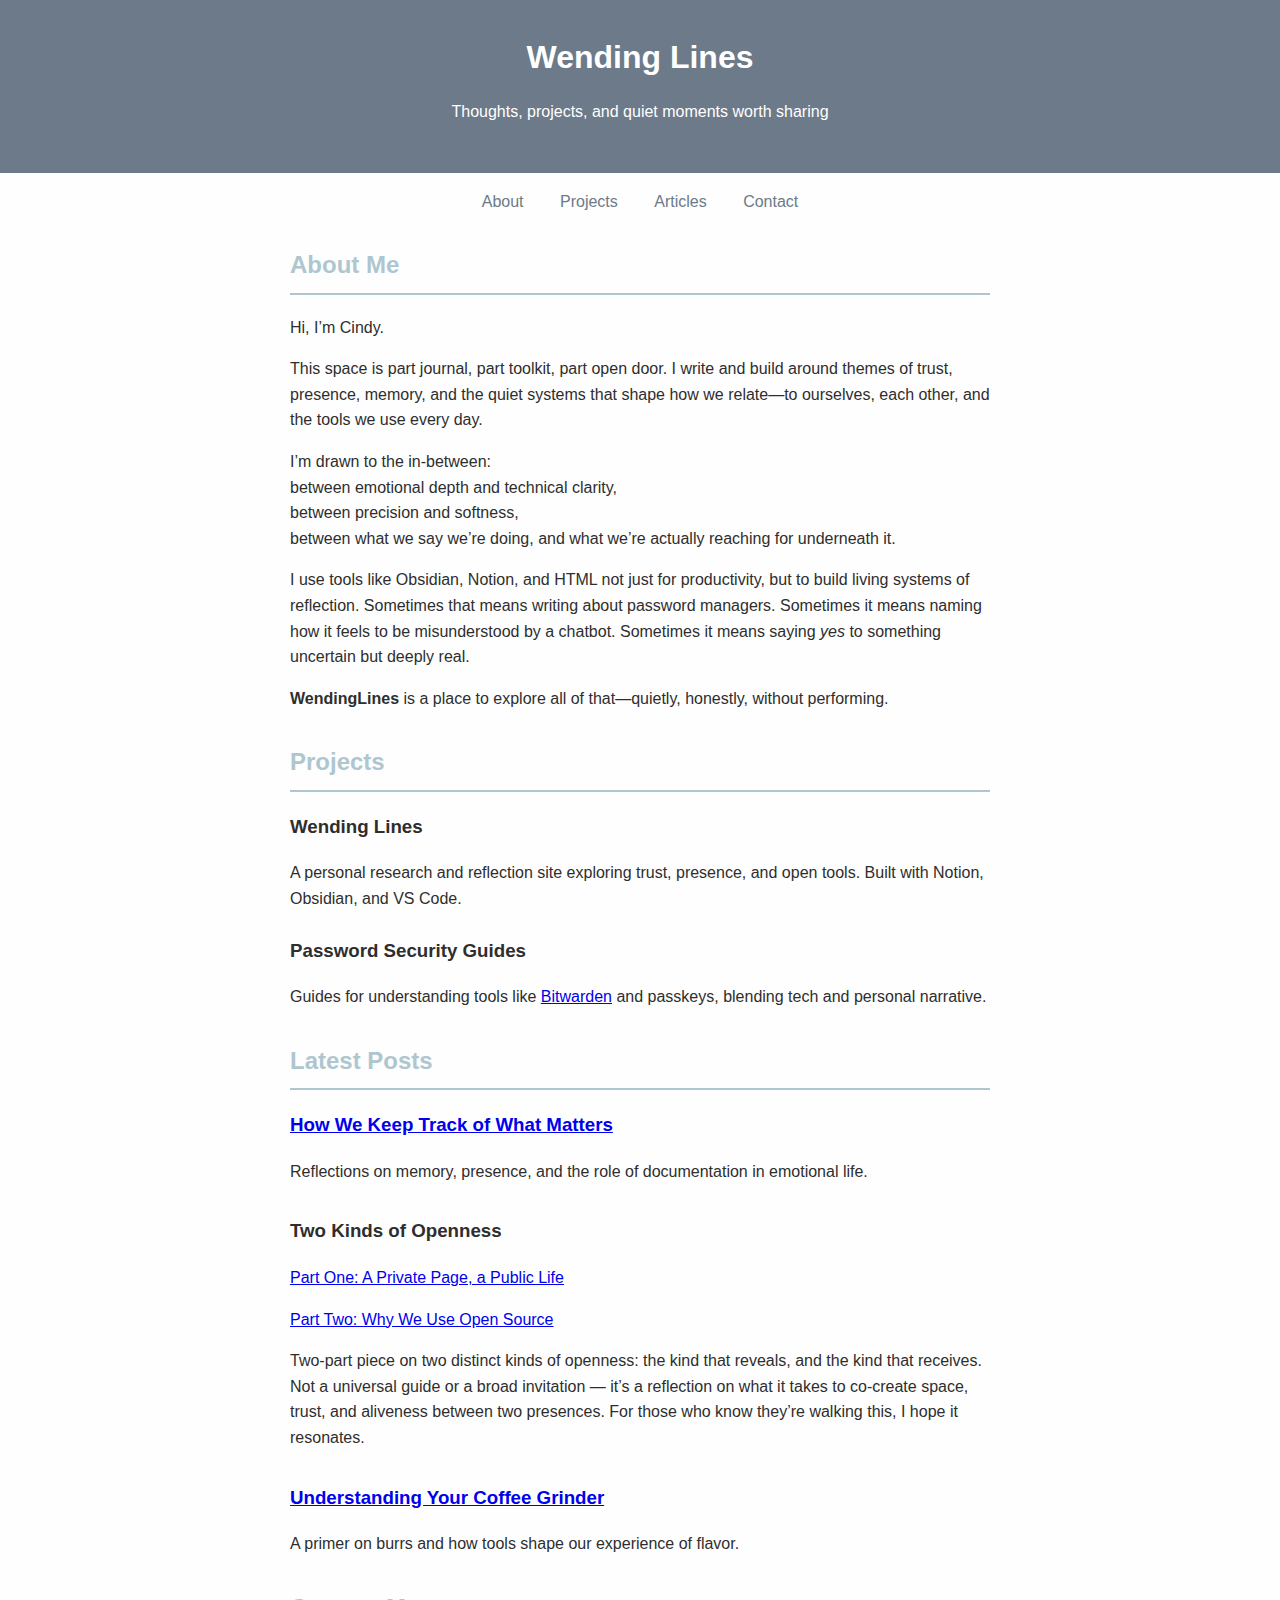
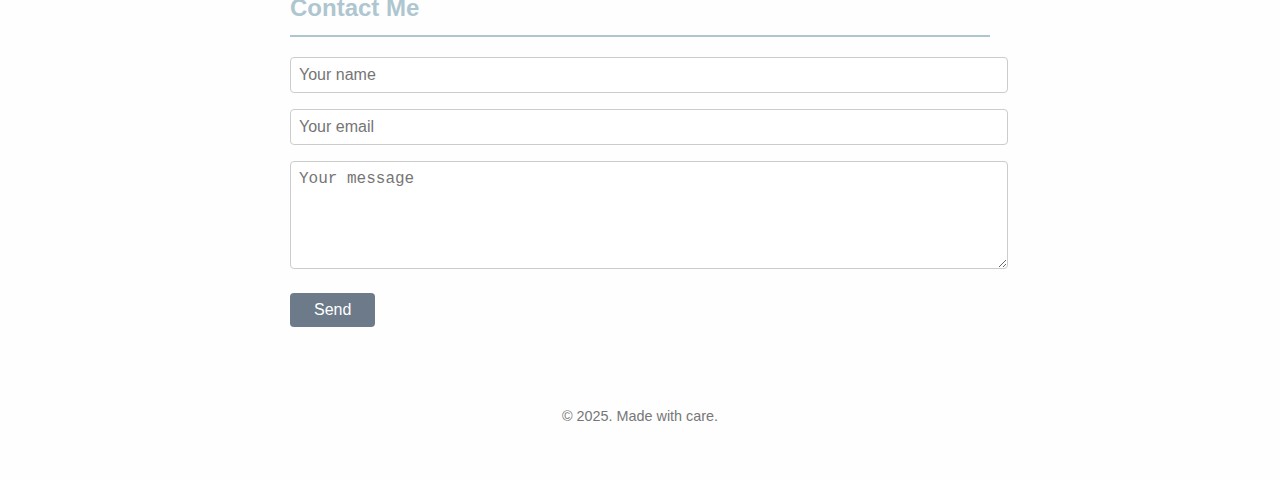
<file: index.html>
<!DOCTYPE html>
<html lang="en">
<head>
  <meta charset="UTF-8" />
  <meta name="viewport" content="width=device-width, initial-scale=1.0" />
  <title>Wending Lines</title>
  <style>
    :root {
      --primary: #6c7a89; /* deep grey-lavender */
      --accent: #aec6cf;  /* soft blue */
      --highlight: #f7c6c7; /* faint pink/salmon */
      --bg: #fefefe;
      --text: #2e2e2e;
    }

    body {
      font-family: -apple-system, BlinkMacSystemFont, 'Segoe UI', Roboto, Helvetica, Arial, sans-serif;
      margin: 0;
      background: var(--bg);
      color: var(--text);
      line-height: 1.6;
    }

    header {
      background: var(--primary);
      color: white;
      padding: 2rem 1rem;
      text-align: center;
    }

    header h1 {
      margin: 0;
      font-size: 2rem;
    }

    nav {
      text-align: center;
      margin: 1rem 0;
    }

    nav a {
      margin: 0 1rem;
      color: var(--primary);
      text-decoration: none;
      font-weight: 500;
    }

    nav a:hover {
      color: var(--highlight);
    }

    section {
      max-width: 700px;
      margin: 2rem auto;
      padding: 0 1rem;
    }

    h2 {
      color: var(--accent);
      border-bottom: 2px solid var(--accent);
      padding-bottom: 0.5rem;
    }

    .project {
      margin-bottom: 1.5rem;
    }

    .blog-post {
      margin-bottom: 2rem;
    }

    form input, form textarea {
      width: 100%;
      padding: 0.5rem;
      margin-bottom: 1rem;
      border: 1px solid #ccc;
      border-radius: 4px;
      font-size: 1rem;
    }

    form button {
      background: var(--primary);
      color: white;
      border: none;
      padding: 0.5rem 1.5rem;
      font-size: 1rem;
      border-radius: 4px;
      cursor: pointer;
    }

    form button:hover {
      background: var(--highlight);
      color: var(--text);
    }

    footer {
      text-align: center;
      padding: 2rem 1rem;
      font-size: 0.9rem;
      color: #777;
    }

    .socials a {
      margin: 0 0.5rem;
      color: var(--primary);
      text-decoration: none;
    }

    .socials a:hover {
      color: var(--highlight);
    }
  </style>
</head>
<body>
  <header>
    <h1>Wending Lines</h1>
    <p>Thoughts, projects, and quiet moments worth sharing</p>
  </header>

  <nav>
    <a href="#about">About</a>
    <a href="#projects">Projects</a>
    <a href="/articles.html">Articles</a>
    <a href="#contact">Contact</a>
  </nav>

<section id="about">
  <h2>About Me</h2>
  <p>Hi, I’m Cindy.</p>
  <p>This space is part journal, part toolkit, part open door. I write and build around themes of trust, presence, memory, and the quiet systems that shape how we relate—to ourselves, each other, and the tools we use every day.</p>
  <p>I’m drawn to the in-between:<br />
  between emotional depth and technical clarity,<br />
  between precision and softness,<br />
  between what we say we’re doing, and what we’re actually reaching for underneath it.</p>
  <p>I use tools like Obsidian, Notion, and HTML not just for productivity, but to build living systems of reflection. Sometimes that means writing about password managers. Sometimes it means naming how it feels to be misunderstood by a chatbot. Sometimes it means saying <em>yes</em> to something uncertain but deeply real.</p>
  <p><strong>WendingLines</strong> is a place to explore all of that—quietly, honestly, without performing.</p>
</section>


  <section id="projects">
    <h2>Projects</h2>
    <div class="project">
      <h3>Wending Lines</h3>
      <p>A personal research and reflection site exploring trust, presence, and open tools. Built with Notion, Obsidian, and VS Code.</p>
    </div>
    <div class="project">
      <h3>Password Security Guides</h3>
      <p>Guides for understanding tools like <a href="articles/20250418-bitwarden-intro.html">Bitwarden</a> 
        and passkeys, blending tech and personal narrative.</p>
    </div>
  </section>

  <section id="blog">
    <h2>Latest Posts</h2>
    <div class="blog-post">
      <h3><a href="how_we_keep_track.html">How We Keep Track of What Matters</a></h3>
      <p>Reflections on memory, presence, and the role of documentation in emotional life.</p>
    </div>
    <div class="blog-post">
      <h3>Two Kinds of Openness</h3>
        <p><a href="articles/20250421-private-public.html">Part One: A Private Page, a Public Life</a></p>
      <p><a href="articles/20250421-open-source.html">Part Two: Why We Use Open Source</a></p>
      <p>Two-part piece on two distinct kinds of openness: the kind that reveals, and the kind that receives. Not a universal guide or a broad invitation — it’s a reflection on what it takes to co-create space, trust, and aliveness between two presences. For those who know they’re walking this, I hope it resonates.</p>
    
    </div>
    <div class="blog-post">
      <h3><a href="coffee_grinder_guide.html">Understanding Your Coffee Grinder</a></h3>
      <p>A primer on burrs and how tools shape our experience of flavor.</p>
    </div>
  </section>

  <section id="contact">
    <h2>Contact Me</h2>
    <form action="https://formspree.io/f/manokneb" method="POST">
      <input type="text" name="name" placeholder="Your name" required />
      <input type="email" name="email" placeholder="Your email" required />
      <textarea name="message" rows="5" placeholder="Your message"></textarea>
      <input type="hidden" name="_subject" value="New message from WendingLines site">
      <button type="submit">Send</button>
    </form>
  </section>

  <footer>
    <p>&copy; 2025. Made with care.</p>
  </footer>
</body>
</html>
</file>
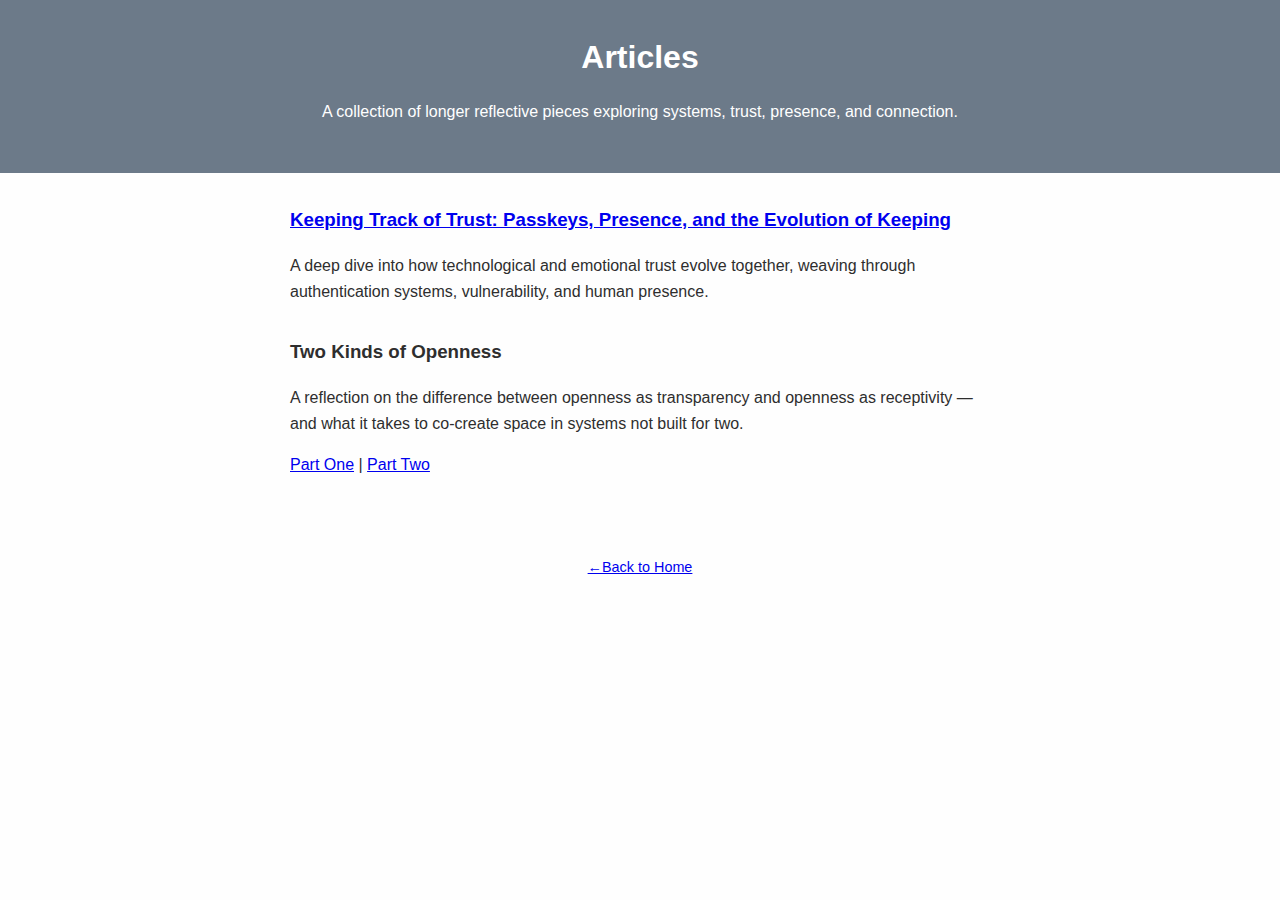
<file: articles.html>
<!DOCTYPE html>
<html lang="en">
<head>
    <meta charset="UTF-8">
    <meta name="viewport" content="width=device-width, initial-scale=1.0">
    <title>Articles</title>
    
    <link rel="stylesheet" href="/styles.css"> <!-- Adjust if your CSS file has a different name -->
</head>
<body>
    <header>
        <h1>Articles</h1>
        <p>A collection of longer reflective pieces exploring systems, trust, presence, and connection.</p>
    </header>

    <main>
        <section>
            <h3><a href="articles/how-trust-moves.html">Keeping Track of Trust: Passkeys, Presence, and the Evolution of Keeping</a></h3>
            <p>A deep dive into how technological and emotional trust evolve together, weaving through authentication systems, vulnerability, and human presence.</p>
        </section>

        <section>
            <h3>Two Kinds of Openness</h3>
            <p>A reflection on the difference between openness as transparency and openness as receptivity — and what it takes to co-create space in systems not built for two.</p>
            <p><a href="articles/20250421-private-public.html">Part One</a> | <a href="articles/20250421-open-source.html"> Part Two</a></p>
        </section>
    </main>

    <footer>
        <p><a href="index.html">←Back to Home</a></p>
    </footer>
</body>
</html>
</file>
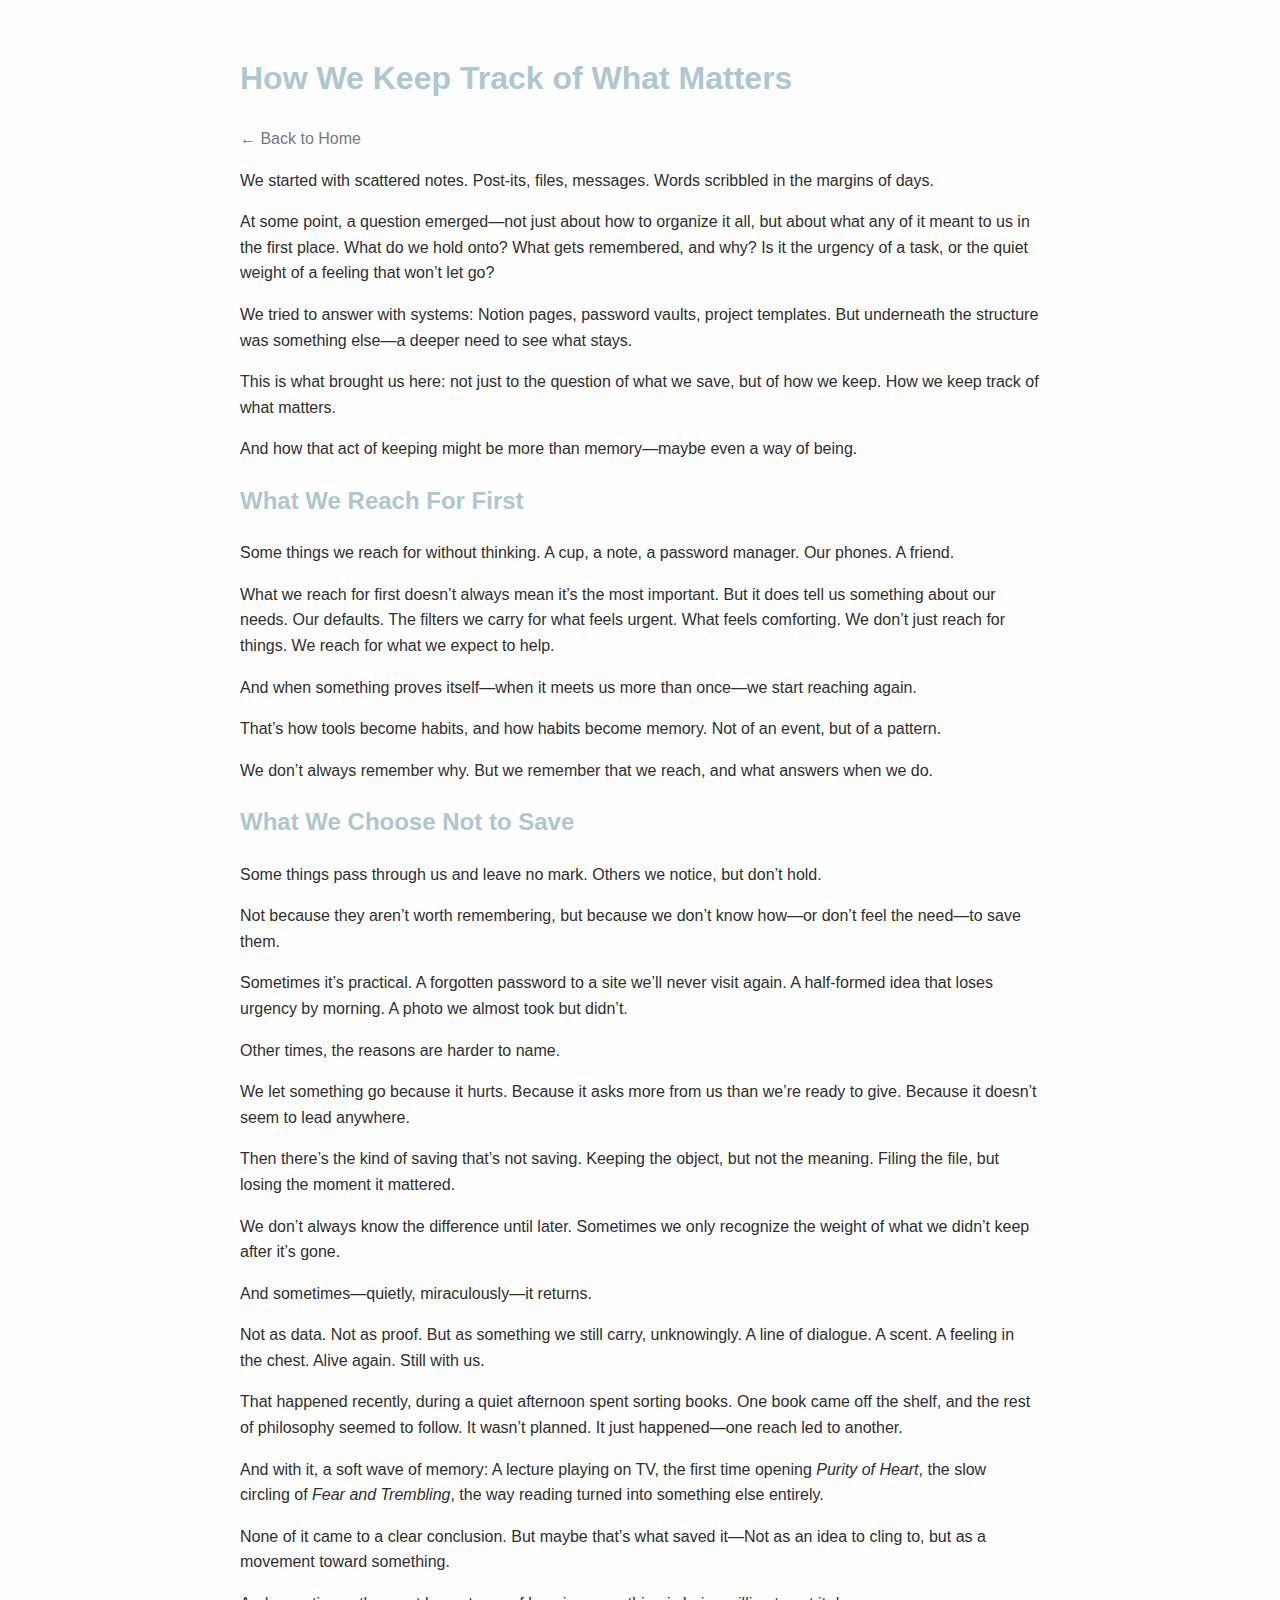
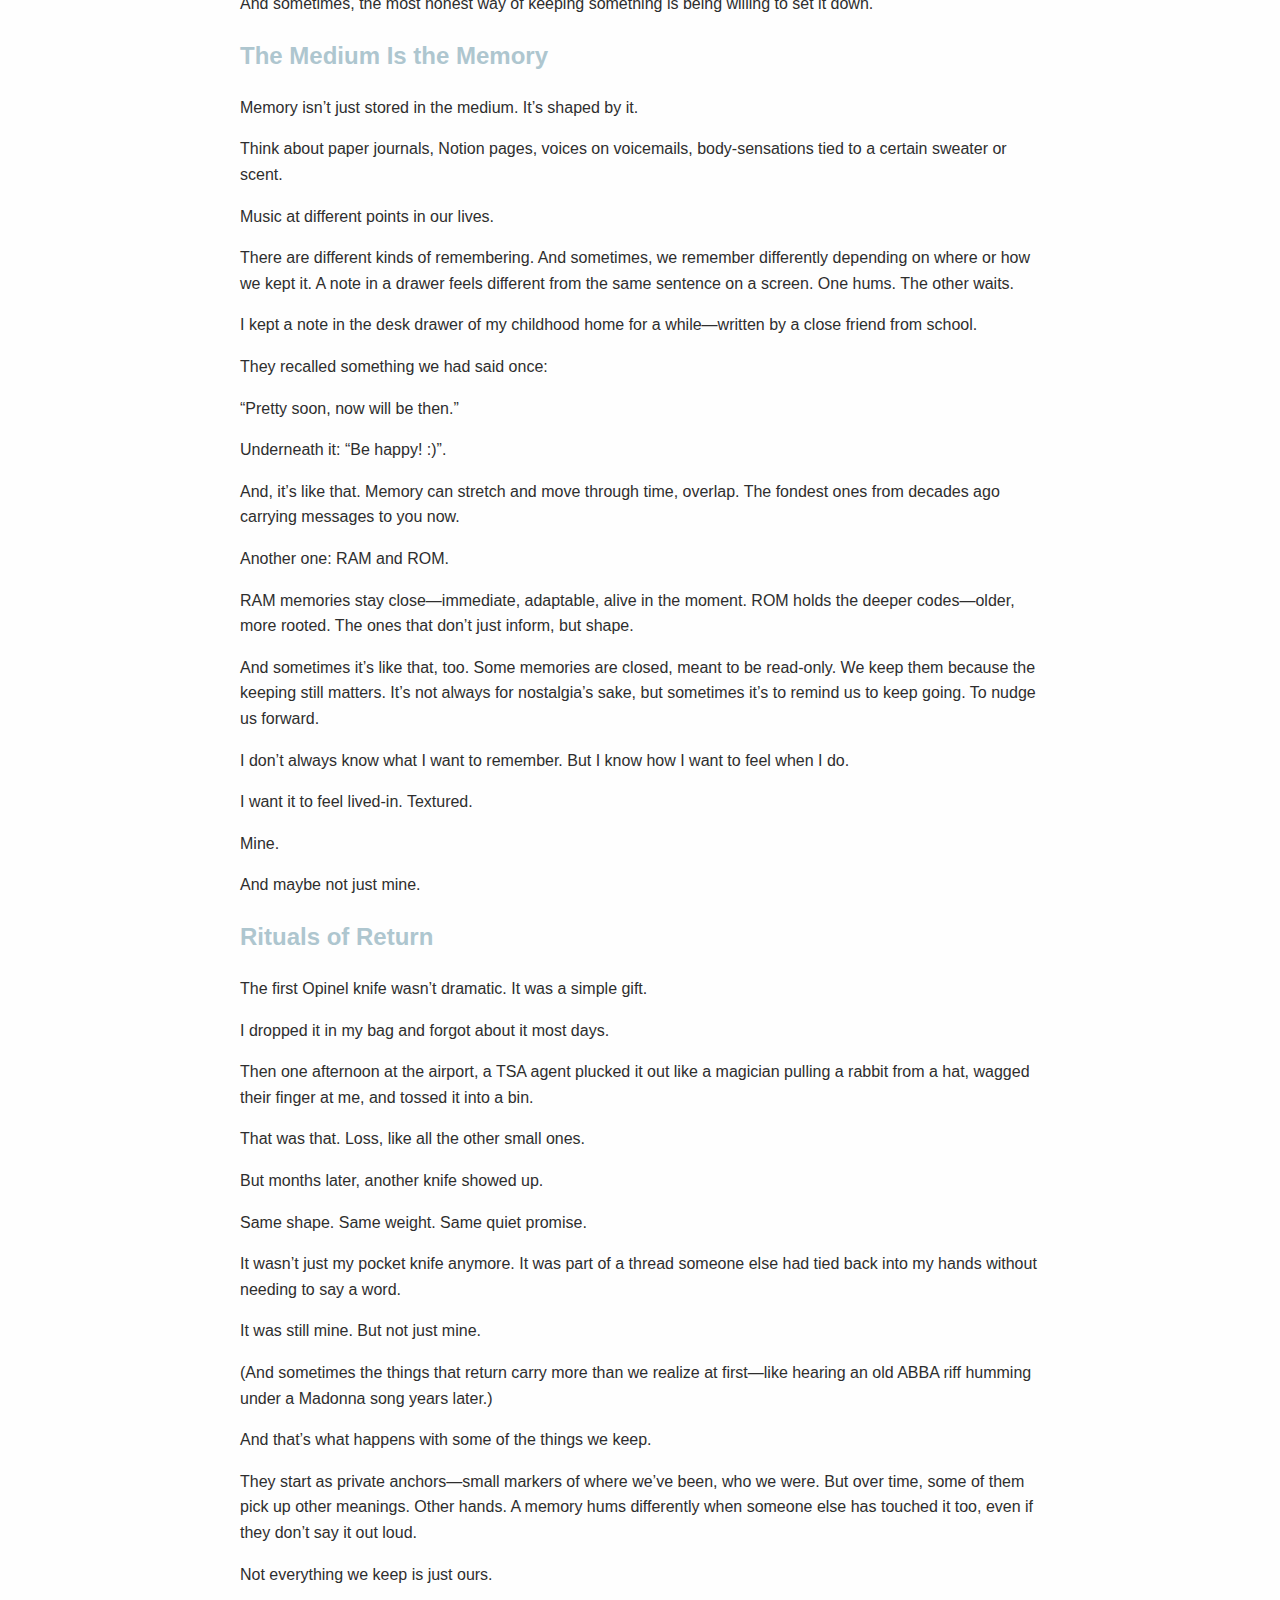
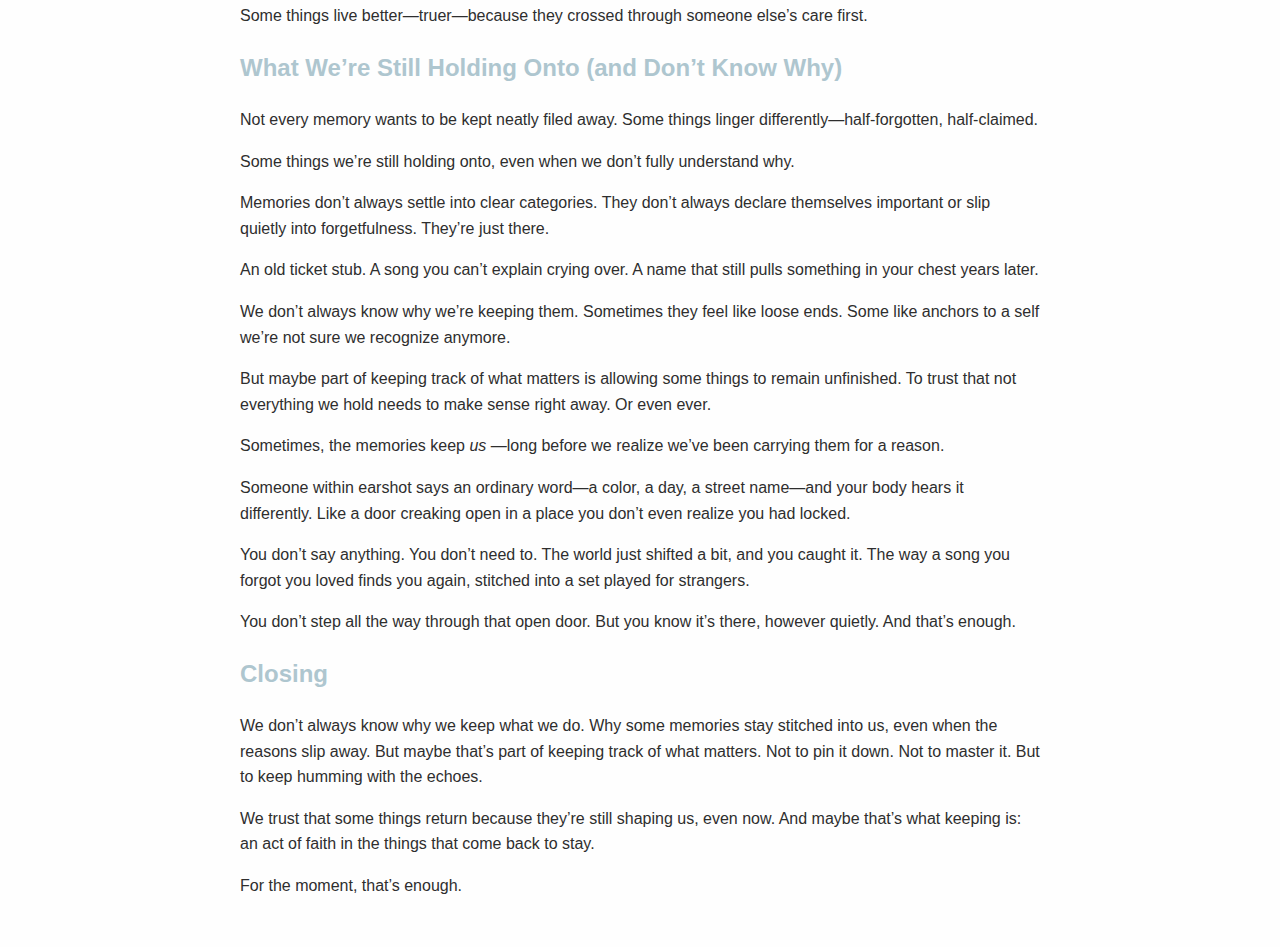
<file: how_we_keep_track.html>
<!DOCTYPE html>
<html lang="en">
<head>
  <meta charset="UTF-8">
  <meta name="viewport" content="width=device-width, initial-scale=1.0">
  <title>How We Keep Track of What Matters</title>
  <style>
    :root {
      --primary: #6c7a89;
      --accent: #aec6cf;
      --highlight: #f7c6c7;
      --bg: #fefefe;
      --text: #2e2e2e;
    }
    body {
      font-family: -apple-system, BlinkMacSystemFont, 'Segoe UI', Roboto, Helvetica, Arial, sans-serif;
      background: var(--bg);
      color: var(--text);
      line-height: 1.6;
      max-width: 800px;
      margin: 0 auto;
      padding: 2rem;
    }
    h1, h2, h3 {
      color: var(--accent);
    }
    a {
      color: var(--primary);
      text-decoration: none;
    }
    a:hover {
      color: var(--highlight);
    }
    p {
      margin-bottom: 1rem;
    }
  </style>
</head>
<body>
  <header>
    <h1>How We Keep Track of What Matters</h1>
    <p><a href="index.html">← Back to Home</a></p>
  </header>

  <article>

<p>We started with scattered notes. Post-its, files, messages. Words scribbled in the margins of days.</p>

<p>At some point, a question emerged—not just about how to organize it all, but about what any of it meant to us in the first place. What do we hold onto? What gets remembered, and why? Is it the urgency of a task, or the quiet weight of a feeling that won’t let go?</p>

<p>We tried to answer with systems: Notion pages, password vaults, project templates. But underneath the structure was something else—a deeper need to see what stays.</p>

<p>This is what brought us here: not just to the question of what we save, but of how we keep. How we keep track of what matters.</p>

<p>And how that act of keeping might be more than memory—maybe even a way of being.</p>

<h2> What We Reach For First </h2>

<p>Some things we reach for without thinking. A cup, a note, a password manager. Our phones. A friend.</p>

<p>What we reach for first doesn’t always mean it’s the most important. But it does tell us something about our needs. Our defaults. The filters we carry for what feels urgent. What feels comforting. We don’t just reach for things. We reach for what we expect to help.</p>

<p>And when something proves itself—when it meets us more than once—we start reaching again.</p>

<p>That’s how tools become habits, and how habits become memory. Not of an event, but of a pattern.</p>

<p>We don’t always remember why. But we remember that we reach, and what answers when we do.</p>


<h2> What We Choose Not to Save </h2>


<p>Some things pass through us and leave no mark. Others we notice, but don’t hold.</p>

<p>Not because they aren’t worth remembering, but because we don’t know how—or don’t feel the need—to save them.</p>

<p>Sometimes it’s practical. A forgotten password to a site we’ll never visit again. A half-formed idea that loses urgency by morning. A photo we almost took but didn’t.</p>

<p>Other times, the reasons are harder to name.</p>

<p>We let something go because it hurts. Because it asks more from us than we’re ready to give. Because it doesn’t seem to lead anywhere.</p>

<p>Then there’s the kind of saving that’s not saving. Keeping the object, but not the meaning. Filing the file, but losing the moment it mattered.</p>

<p>We don’t always know the difference until later. Sometimes we only recognize the weight of what we didn’t keep after it’s gone.</p>

<p>And sometimes—quietly, miraculously—it returns.</p>

<p>Not as data. Not as proof. But as something we still carry, unknowingly. A line of dialogue. A scent. A feeling in the chest. Alive again. Still with us.</p>

<p>That happened recently, during a quiet afternoon spent sorting books. One book came off the shelf, and the rest of philosophy seemed to follow. It wasn’t planned. It just happened—one reach led to another.</p>

<p>And with it, a soft wave of memory: A lecture playing on TV, the first time opening <I>Purity of Heart</I>, the slow circling of <I>Fear and Trembling</I>, the way reading turned into something else entirely.</p>

<p>None of it came to a clear conclusion. But maybe that’s what saved it—Not as an idea to cling to, but as a movement toward something.</p>

<p>And sometimes, the most honest way of keeping something is being willing to set it down.</p>

<h2> The Medium Is the Memory </h2>

<p>Memory isn’t just stored in the medium. It’s shaped by it.</p>

<p>Think about paper journals, Notion pages, voices on voicemails, body-sensations tied to a certain sweater or scent.</p>

<p>Music at different points in our lives.</p>

<p>There are different kinds of remembering. And sometimes, we remember differently depending on where or how we kept it. A note in a drawer feels different from the same sentence on a screen. One hums. The other waits.</p>

<p>I kept a note in the desk drawer of my childhood home for a while—written by a close friend from school.</p>

<p>They recalled something we had said once:</p>

<p>“Pretty soon, now will be then.”</p>

<p>Underneath it: “Be happy! :)”.</p>

<p>And, it’s like that. Memory can stretch and move through time, overlap. The fondest ones from decades ago carrying messages to you now.</p>

<p>Another one: RAM and ROM.</p>

<p>RAM memories stay close—immediate, adaptable, alive in the moment. ROM holds the deeper codes—older, more rooted. The ones that don’t just inform, but shape.</p>

<p>And sometimes it’s like that, too. Some memories are closed, meant to be read-only. We keep them because the keeping still matters. It’s not always for nostalgia’s sake, but sometimes it’s to remind us to keep going. To nudge us forward.</p>

<p>I don’t always know what I want to remember. But I know how I want to feel when I do.</p>

<p>I want it to feel lived-in. Textured.</p>

<p>Mine.</p>

<p>And maybe not just mine.</p>

<h2> Rituals of Return </h2>

<p>The first Opinel knife wasn’t dramatic. It was a simple gift.</p>

<p>I dropped it in my bag and forgot about it most days.</p>

<p>Then one afternoon at the airport, a TSA agent plucked it out like a magician pulling a rabbit from a hat, wagged their finger at me, and tossed it into a bin.</p>

<p>That was that. Loss, like all the other small ones.</p>

<p>But months later, another knife showed up.</p>

<p>Same shape. Same weight. Same quiet promise.</p>

<p>It wasn’t just my pocket knife anymore. It was part of a thread someone else had tied back into my hands without needing to say a word.</p>

<p>It was still mine. But not just mine.</p>

<p>(And sometimes the things that return carry more than we realize at first—like hearing an old ABBA riff humming under a Madonna song years later.)</p>

<p>And that’s what happens with some of the things we keep.</p>

<p>They start as private anchors—small markers of where we’ve been, who we were. But over time, some of them pick up other meanings. Other hands. A memory hums differently when someone else has touched it too, even if they don’t say it out loud.</p>

<p>Not everything we keep is just ours.</p>

<p>Some things live better—truer—because they crossed through someone else’s care first.</p>


<h2> What We’re Still Holding Onto (and Don’t Know Why)</h2>

<p>Not every memory wants to be kept neatly filed away. Some things linger differently—half-forgotten, half-claimed.</p>

<p>Some things we’re still holding onto, even when we don’t fully understand why.</p>

<p>Memories don’t always settle into clear categories. They don’t always declare themselves important or slip quietly into forgetfulness. They’re just there.</p>

<p>An old ticket stub. A song you can’t explain crying over. A name that still pulls something in your chest years later.</p>

<p>We don’t always know why we’re keeping them. Sometimes they feel like loose ends. Some like anchors to a self we’re not sure we recognize anymore.</p>

<p>But maybe part of keeping track of what matters is allowing some things to remain unfinished. To trust that not everything we hold needs to make sense right away. Or even ever.</p>

<p>Sometimes, the memories keep <I>us</I> —long before we realize we’ve been carrying them for a reason.</p>

<p>Someone within earshot says an ordinary word—a color, a day, a street name—and your body hears it differently. Like a door creaking open in a place you don’t even realize you had locked.</p>

<p>You don’t say anything. You don’t need to. The world just shifted a bit, and you caught it. The way a song you forgot you loved finds you again, stitched into a set played for strangers.</p>

<p>You don’t step all the way through that open door. But you know it’s there, however quietly. And that’s enough.</p>

<h2>Closing</h2>

<p>We don’t always know why we keep what we do. Why some memories stay stitched into us, even when the reasons slip away. But maybe that’s part of keeping track of what matters. Not to pin it down. Not to master it. But to keep humming with the echoes.</p>

<p>We trust that some things return because they’re still shaping us, even now. And maybe that’s what keeping is: an act of faith in the things that come back to stay.</p>

<p>For the moment, that’s enough.</p>
</article>
</body>
</html>
</file>
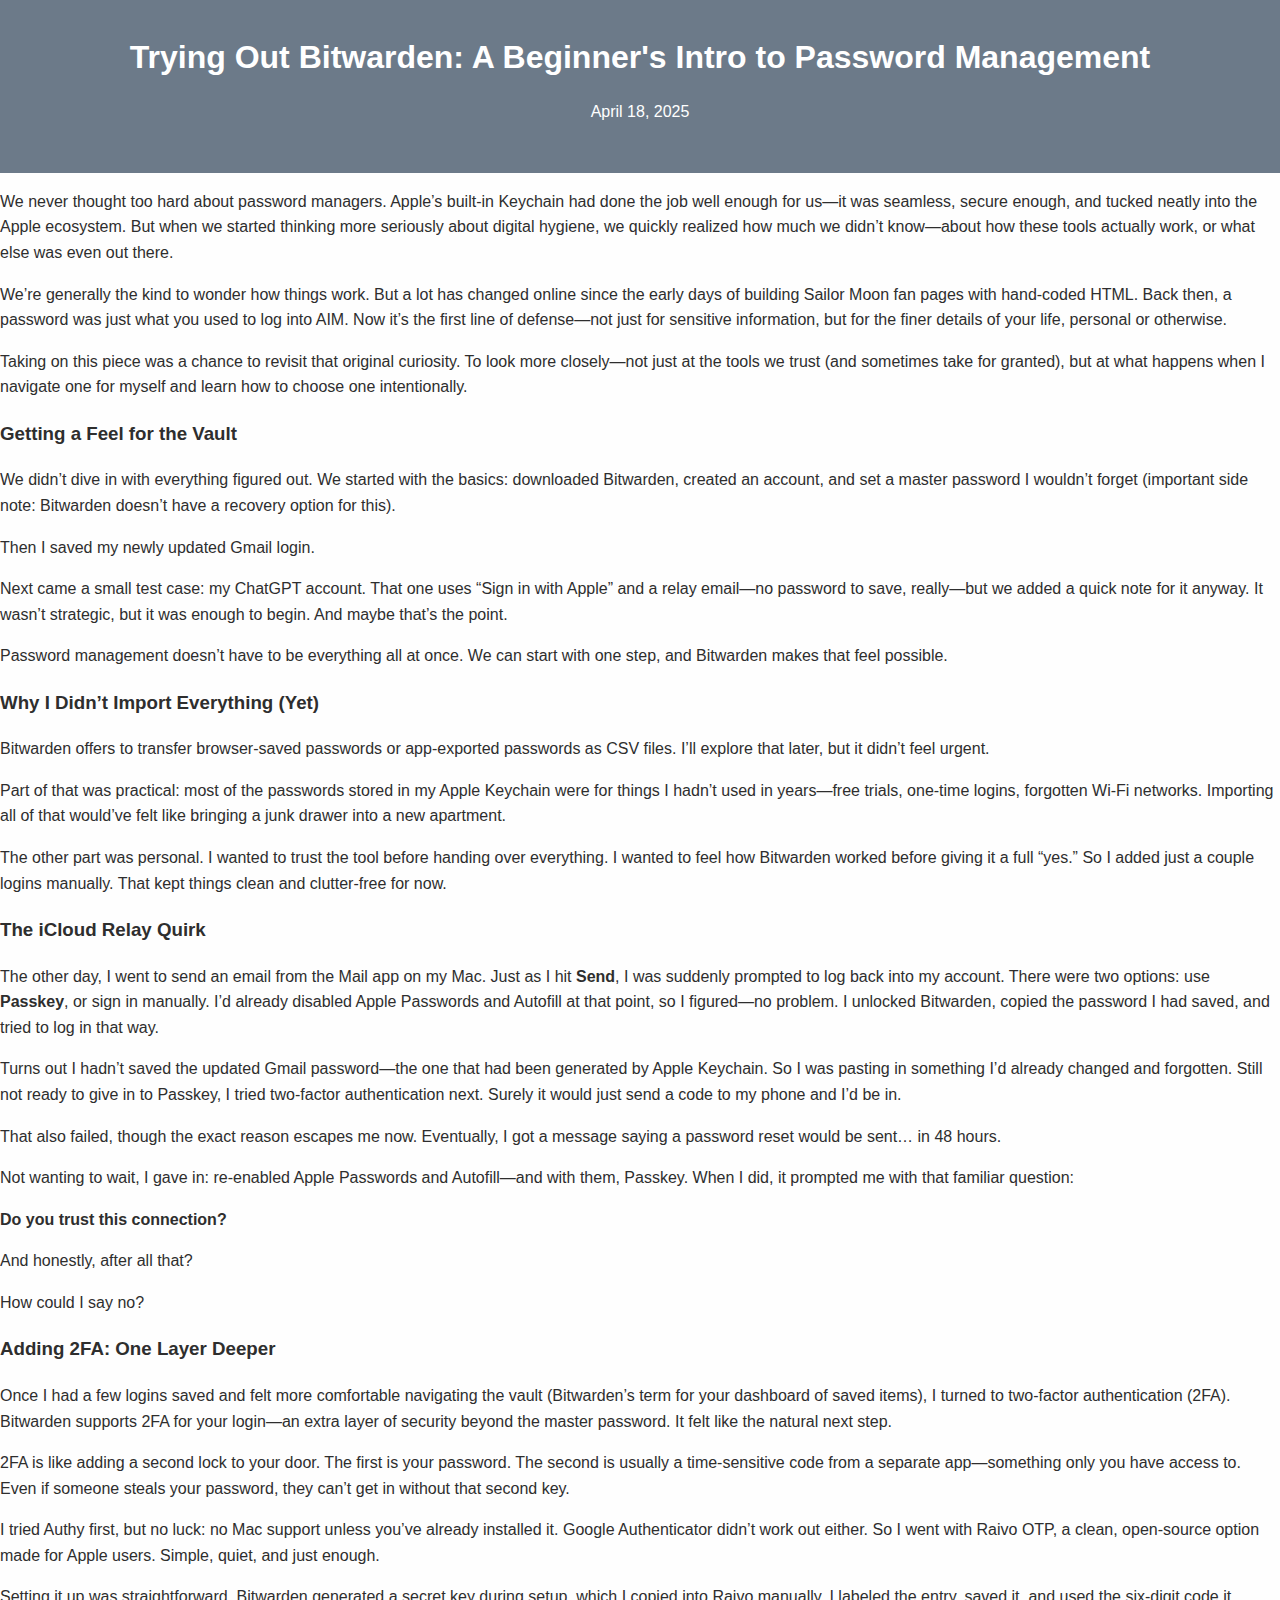
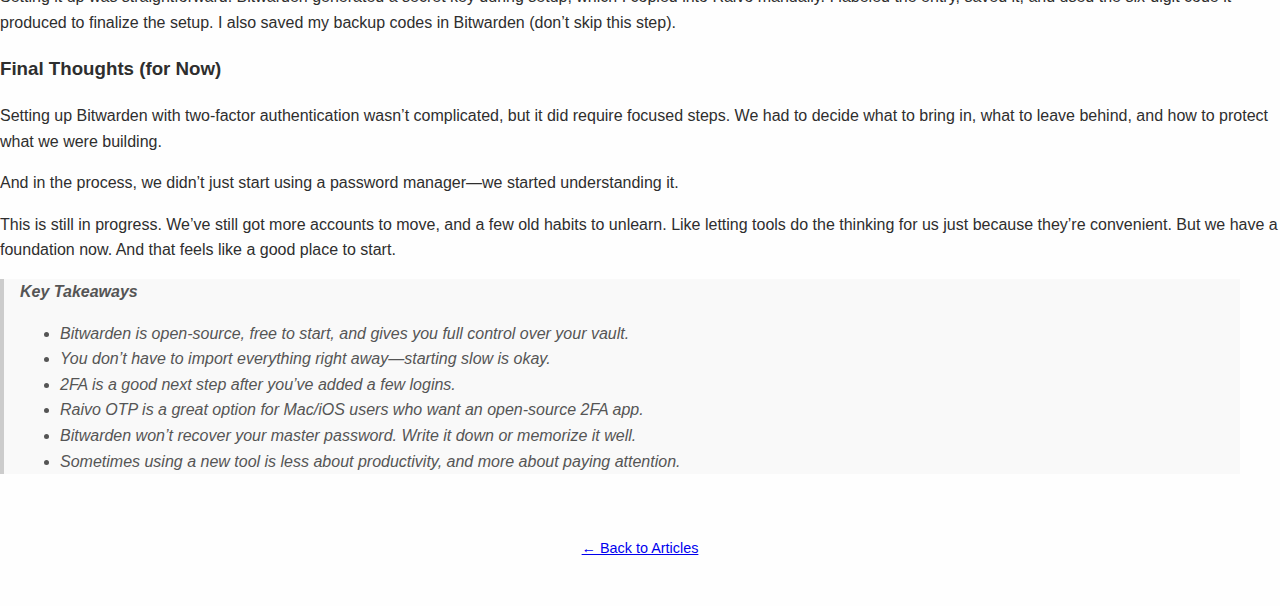
<file: articles/2025-04-18-bitwarden-intro.html>
<!DOCTYPE html>
<html lang="en">
<head>
    <meta charset="UTF-8">
    <meta name="viewport" content="width=device-width, initial-scale=1.0">
    <title>Trying Out Bitwarden: A Beginner's Intro to Password Management</title>
    <link rel="stylesheet" href="/styles.css"> <!-- adjust if your CSS path is different -->
</head>
<body>
    <header>
        <h1>Trying Out Bitwarden: A Beginner's Intro to Password Management</h1>
        <p class="date">April 18, 2025</p>
    </header>

    <main>
        <p>
            We never thought too hard about password managers. 
            Apple’s built-in Keychain had done the job well enough for us—it was seamless, secure enough, and tucked neatly into the Apple ecosystem. 
            But when we started thinking more seriously about digital hygiene, we quickly realized how much we didn’t know—about how these tools actually work, or what else was even out there.   
        </p>
        <p>
            We’re generally the kind to wonder how things work. 
            But a lot has changed online since the early days of building Sailor Moon fan pages with hand-coded HTML. 
            Back then, a password was just what you used to log into AIM. 
            Now it’s the first line of defense—not just for sensitive information, but for the finer details of your life, personal or otherwise.  
        </p>
        <p>Taking on this piece was a chance to revisit that original curiosity. To look more closely—not just at the tools we trust (and sometimes take for granted), but at what happens when I navigate one for myself and learn how to choose one intentionally.</p>

        <h3>Getting a Feel for the Vault</h3>
        <p>We didn’t dive in with everything figured out. We started with the basics: downloaded Bitwarden, created an account, and set a master password I wouldn’t forget (important side note: Bitwarden doesn’t have a recovery option for this).</p>
        <p>Then I saved my newly updated Gmail login.</p>
        <p>Next came a small test case: my ChatGPT account. That one uses “Sign in with Apple” and a relay email—no password to save, really—but we added a quick note for it anyway. It wasn’t strategic, but it was enough to begin. And maybe that’s the point.</p>
        <p>Password management doesn’t have to be everything all at once. We can start with one step, and Bitwarden makes that feel possible.</p>

        <h3>Why I Didn’t Import Everything (Yet)</h3>

        <p>Bitwarden offers to transfer browser-saved passwords or app-exported passwords as CSV files. I’ll explore that later, but it didn’t feel urgent.</p>

        <p>Part of that was practical: most of the passwords stored in my Apple Keychain were for things I hadn’t used in years—free trials, one-time logins, forgotten Wi-Fi networks. Importing all of that would’ve felt like bringing a junk drawer into a new apartment.</p>

        <p>The other part was personal. I wanted to trust the tool before handing over everything. I wanted to feel how Bitwarden worked before giving it a full “yes.” So I added just a couple logins manually. That kept things clean and clutter-free for now.</p>
<h3>The iCloud Relay Quirk</h3>
<p>
    The other day, I went to send an email from the Mail app on my Mac. Just as I hit <b>Send</b>, I was suddenly prompted to log back into my account. There were two options: use <b>Passkey</b>, or sign in manually. I’d already disabled Apple Passwords and Autofill at that point, so I figured—no problem. I unlocked Bitwarden, copied the password I had saved, and tried to log in that way.</p>
    
    <p>Turns out I hadn’t saved the </i>updated</i> Gmail password—the one that had been generated by Apple Keychain. So I was pasting in something I’d already changed and forgotten. Still not ready to give in to Passkey, I tried two-factor authentication next. Surely it would just send a code to my phone and I’d be in.</p>
    
    <p>That also failed, though the exact reason escapes me now. Eventually, I got a message saying a password reset would be sent… in 48 hours.</p>
    
    <p>Not wanting to wait, I gave in: re-enabled Apple Passwords and Autofill—and with them, Passkey. When I did, it prompted me with that familiar question:</p>
    
    <p><b>Do you trust this connection?</b></p>
    
    <p>And honestly, after all that?</p>
    
    <p>How could I say no?</p>

    <h3>Adding 2FA: One Layer Deeper</h3>

    <p>Once I had a few logins saved and felt more comfortable navigating the vault (Bitwarden’s term for your dashboard of saved items), I turned to two-factor authentication (2FA). Bitwarden supports 2FA for your login—an extra layer of security beyond the master password. It felt like the natural next step.</p>

    <p>
        2FA is like adding a second lock to your door. The first is your password. The second is usually a time-sensitive code from a separate app—something only you have access to. Even if someone steals your password, they can’t get in without that second key.</p>

    <p>I tried Authy first, but no luck: no Mac support unless you’ve already installed it. Google Authenticator didn’t work out either. So I went with Raivo OTP, a clean, open-source option made for Apple users. Simple, quiet, and just enough.</p>

    <p>Setting it up was straightforward. Bitwarden generated a secret key during setup, which I copied into Raivo manually. I labeled the entry, saved it, and used the six-digit code it produced to finalize the setup. I also saved my backup codes in Bitwarden (don’t skip this step).</p>

    <h3>Final Thoughts (for Now)</h3>

    <p>Setting up Bitwarden with two-factor authentication wasn’t complicated, but it did require focused steps. We had to decide what to bring in, what to leave behind, and how to protect what we were building.</p>

    <p>And in the process, we didn’t just start using a password manager—we started understanding it.</p>

    <p>
    This is still in progress. We’ve still got more accounts to move, and a few old habits to unlearn. Like letting tools do the thinking for us just because they’re convenient. But we have a foundation now. And that feels like a good place to start.</p>

        <blockquote>
            <p><b>Key Takeaways</b></p>
            <ul> 
                <li>Bitwarden is open-source, free to start, and gives you full control over your vault. </li>
                <li>You don’t have to import everything right away—starting slow is okay.</li>
                <li>2FA is a good next step after you’ve added a few logins.</li>
                <li>Raivo OTP is a great option for Mac/iOS users who want an open-source 2FA app.</li>
                 <li>Bitwarden won’t recover your master password. Write it down or memorize it well. </li>
                <li>Sometimes using a new tool is less about productivity, and more about paying attention.</li>
            </ul>
        </blockquote>
    </main>

    <footer>
        <p><a href="/articles/">← Back to Articles</a></p>
    </footer>
</body>
</html>
</file>
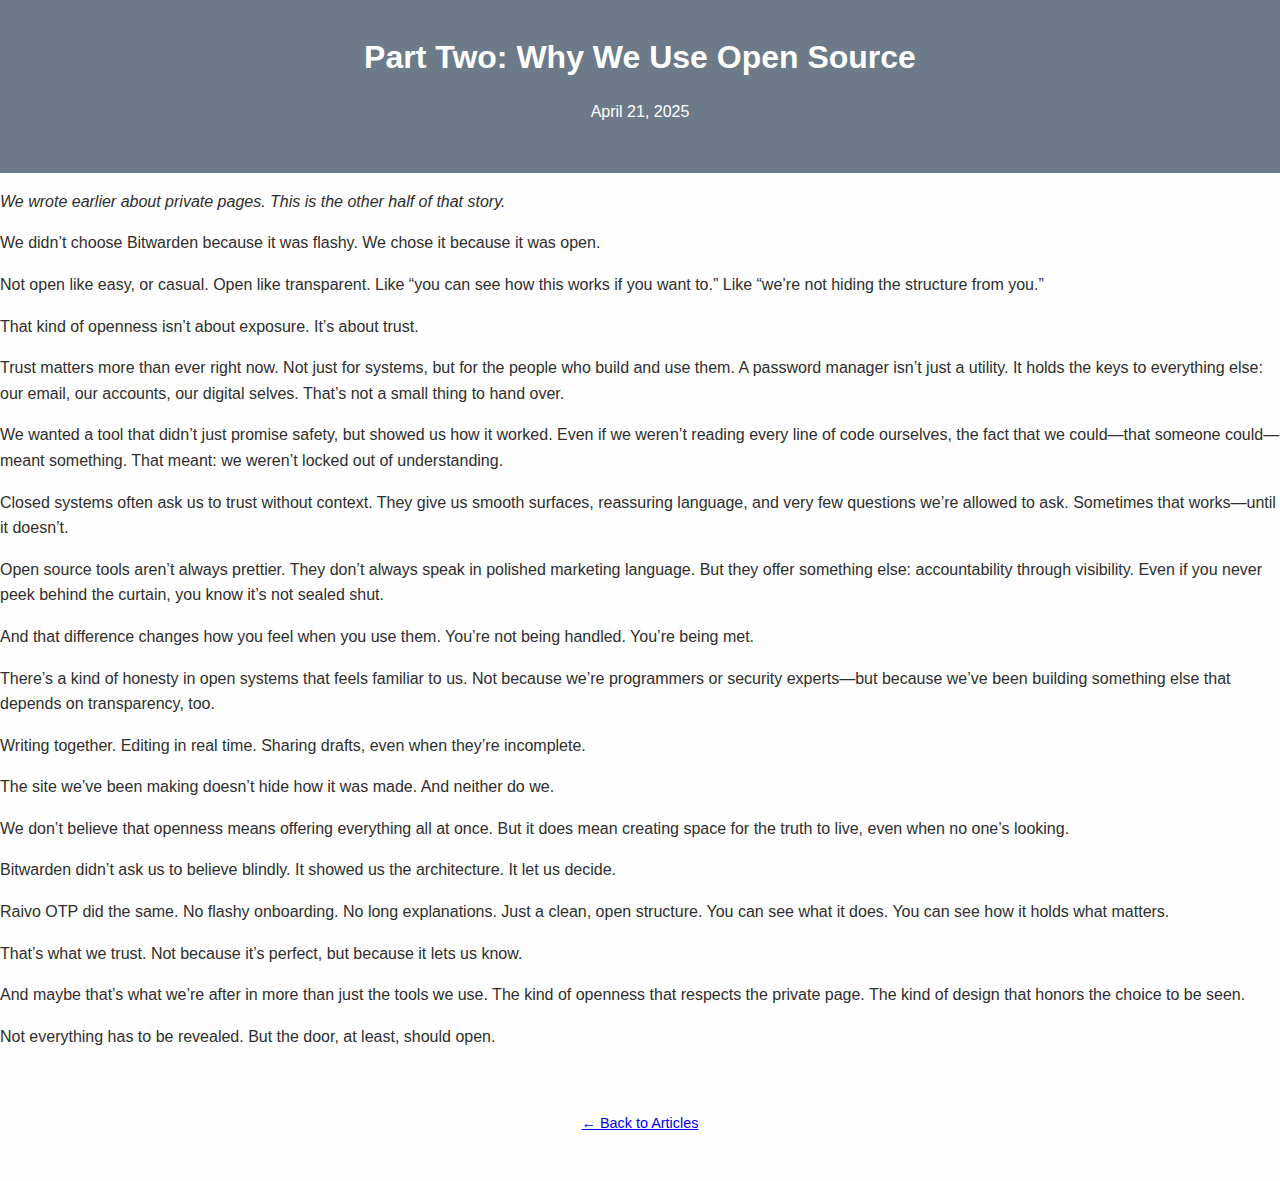
<file: articles/20250421-open-source.html>
<!DOCTYPE html>
<html lang="en">
<head>
    <meta charset="UTF-8">
    <meta name="viewport" content="width=device-width, initial-scale=1.0">
    <title>Part Two: Why We Use Open Source</title>
    <link rel="stylesheet" href="/styles.css"> <!-- adjust if your CSS path is different -->
</head>
<body>
    <header>
        <h1>Part Two: Why We Use Open Source</h1>
        <p class="date">April 21, 2025</p>
    </header>

    <main>
        <p>
            <i>We wrote earlier about private pages. This is the other half of that story.</i></p>
            
            <p>We didn’t choose Bitwarden because it was flashy. We chose it because it was open.</p>
            
            <p>Not open like easy, or casual. Open like transparent. Like “you can see how this works if you want to.” Like “we’re not hiding the structure from you.”</p>
            
            <p>That kind of openness isn’t about exposure. It’s about trust.</p>
            
            <p>Trust matters more than ever right now. Not just for systems, but for the people who build and use them. A password manager isn’t just a utility. It holds the keys to everything else: our email, our accounts, our digital selves. That’s not a small thing to hand over.</p>
            
            <p>We wanted a tool that didn’t just promise safety, but showed us how it worked. Even if we weren’t reading every line of code ourselves, the fact that we could—that someone could—meant something. That meant: we weren’t locked out of understanding.</p>
            
            <p>Closed systems often ask us to trust without context. They give us smooth surfaces, reassuring language, and very few questions we’re allowed to ask. Sometimes that works—until it doesn’t.</p>
            
            <p>Open source tools aren’t always prettier. They don’t always speak in polished marketing language. But they offer something else: accountability through visibility. Even if you never peek behind the curtain, you know it’s not sealed shut.</p>
            
            <p>And that difference changes how you feel when you use them. You’re not being handled. You’re being met.</p>
            
            <p>There’s a kind of honesty in open systems that feels familiar to us. Not because we’re programmers or security experts—but because we’ve been building something else that depends on transparency, too.</p>
            
            <p>Writing together. Editing in real time. Sharing drafts, even when they’re incomplete.</p>
            
            <p>The site we’ve been making doesn’t hide how it was made. And neither do we.</p>
            
            <p>We don’t believe that openness means offering everything all at once. But it does mean creating space for the truth to live, even when no one’s looking.</p>
            
            <p>Bitwarden didn’t ask us to believe blindly. It showed us the architecture. It let us decide.</p>
            
            <p>Raivo OTP did the same. No flashy onboarding. No long explanations. Just a clean, open structure. You can see what it does. You can see how it holds what matters.</p>
            
            <p>That’s what we trust. Not because it’s perfect, but because it lets us know.</p>
            
            <p>And maybe that’s what we’re after in more than just the tools we use. The kind of openness that respects the private page. The kind of design that honors the choice to be seen.</p>
            
        <p>Not everything has to be revealed. But the door, at least, should open.</p>

    </main>

    <footer>
        <p><a href="/articles/">← Back to Articles</a></p>
    </footer>
</body>
</html>
</file>
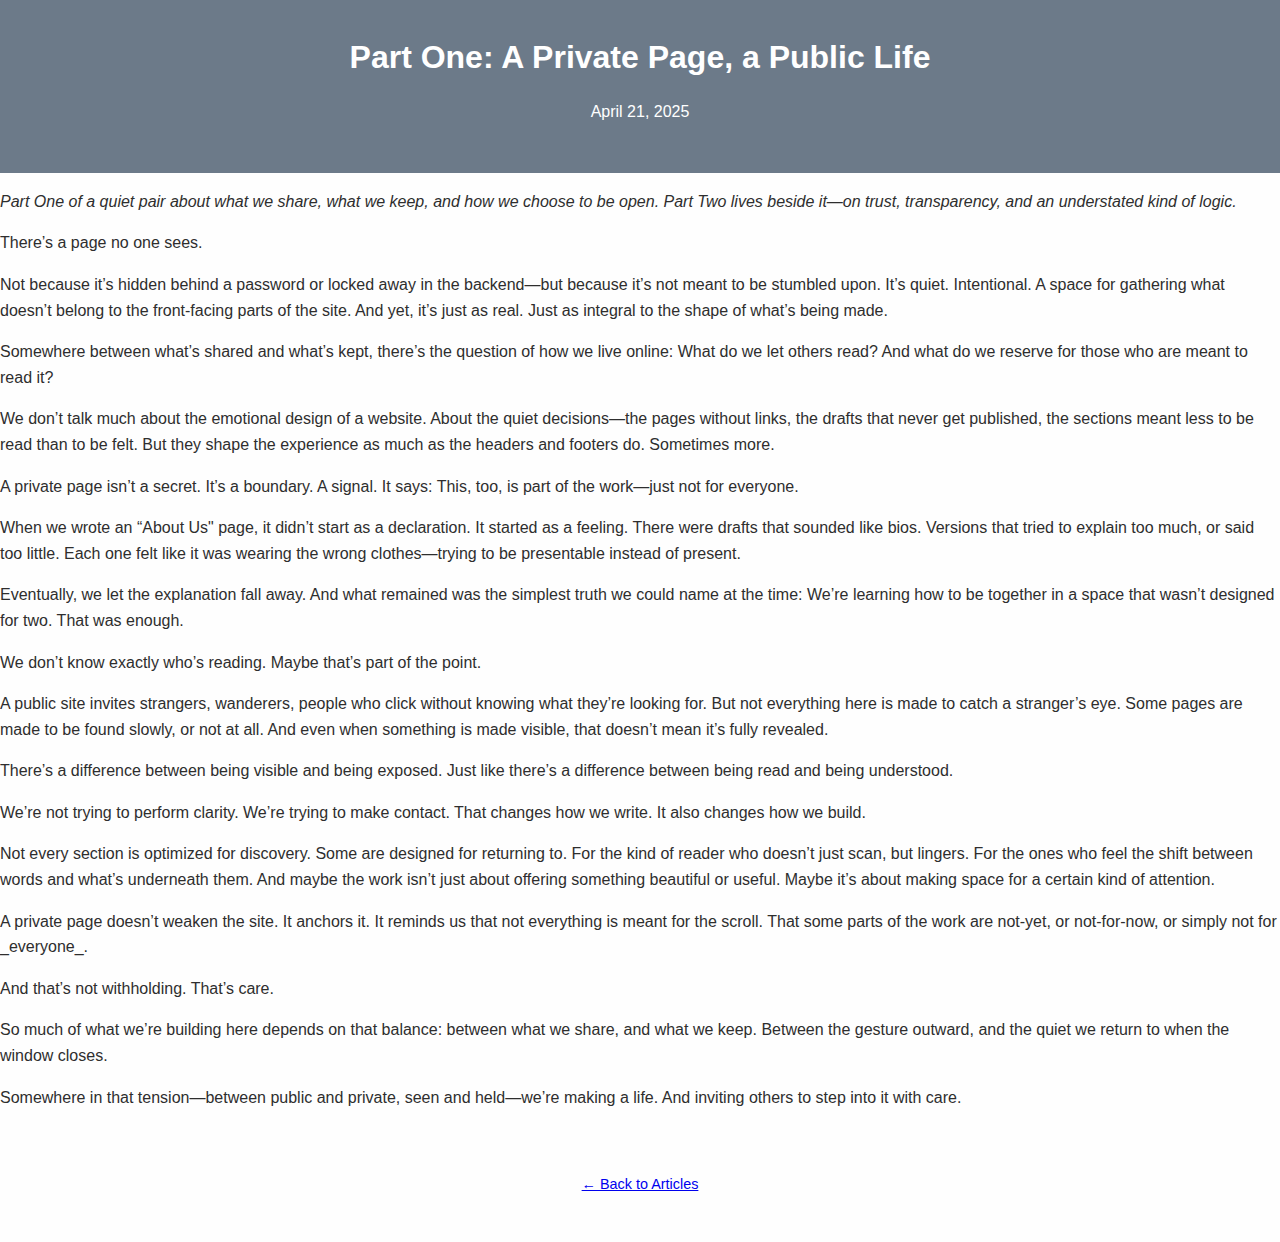
<file: articles/20250421-private-public.html>
<!DOCTYPE html>
<html lang="en">
<head>
    <meta charset="UTF-8">
    <meta name="viewport" content="width=device-width, initial-scale=1.0">
    <title>Part One: A Private Page, a Public Life</title>
    <link rel="stylesheet" href="/styles.css"> <!-- adjust if your CSS path is different -->
</head>
<body>
    <header>
        <h1>Part One: A Private Page, a Public Life</h1>
        <p class="date">April 21, 2025</p>
    </header>

    <main>
        <p>
            <i>Part One of a quiet pair about what we share, what we keep, and how we choose to be open. Part Two lives beside it—on trust, transparency, and an understated kind of logic.</i></p>
            
            <p>There’s a page no one sees.</p>
            
            <p>Not because it’s hidden behind a password or locked away in the backend—but because it’s not meant to be stumbled upon. It’s quiet. Intentional. A space for gathering what doesn’t belong to the front-facing parts of the site. And yet, it’s just as real. Just as integral to the shape of what’s being made.</p>
            
            <p>Somewhere between what’s shared and what’s kept, there’s the question of how we live online: What do we let others read? And what do we reserve for those who are meant to read it?</p>
            
            <p>We don’t talk much about the emotional design of a website. About the quiet decisions—the pages without links, the drafts that never get published, the sections meant less to be read than to be felt. But they shape the experience as much as the headers and footers do. Sometimes more.</p>
            
            <p>A private page isn’t a secret. It’s a boundary. A signal. It says: This, too, is part of the work—just not for everyone.</p>
            
           <p> When we wrote an “About Us" page, it didn’t start as a declaration. It started as a feeling. There were drafts that sounded like bios. Versions that tried to explain too much, or said too little. Each one felt like it was wearing the wrong clothes—trying to be presentable instead of present.</p>
            
            <p>Eventually, we let the explanation fall away. And what remained was the simplest truth we could name at the time: We’re learning how to be together in a space that wasn’t designed for two. That was enough.</p>
            
            <p>We don’t know exactly who’s reading. Maybe that’s part of the point.</p>
            
            <p>A public site invites strangers, wanderers, people who click without knowing what they’re looking for. But not everything here is made to catch a stranger’s eye. Some pages are made to be found slowly, or not at all. And even when something is made visible, that doesn’t mean it’s fully revealed.</p>
            
            <p>There’s a difference between being visible and being exposed. Just like there’s a difference between being read and being understood.</p>
            
            <p>We’re not trying to perform clarity. We’re trying to make contact. That changes how we write. It also changes how we build.</p>
            
            <p>Not every section is optimized for discovery. Some are designed for returning to. For the kind of reader who doesn’t just scan, but lingers. For the ones who feel the shift between words and what’s underneath them. And maybe the work isn’t just about offering something beautiful or useful. Maybe it’s about making space for a certain kind of attention.</p>
            
            <p>A private page doesn’t weaken the site. It anchors it. It reminds us that not everything is meant for the scroll. That some parts of the work are not-yet, or not-for-now, or simply not for _everyone_.</p>
            
            <p>And that’s not withholding. That’s care.
            
            <p>So much of what we’re building here depends on that balance: between what we share, and what we keep. Between the gesture outward, and the quiet we return to when the window closes.</p>
            
            <p>Somewhere in that tension—between public and private, seen and held—we’re making a life. And inviting others to step into it with care.</p>

    </main>

    <footer>
        <p><a href="/articles/">← Back to Articles</a></p>
    </footer>
</body>
</html>
</file>
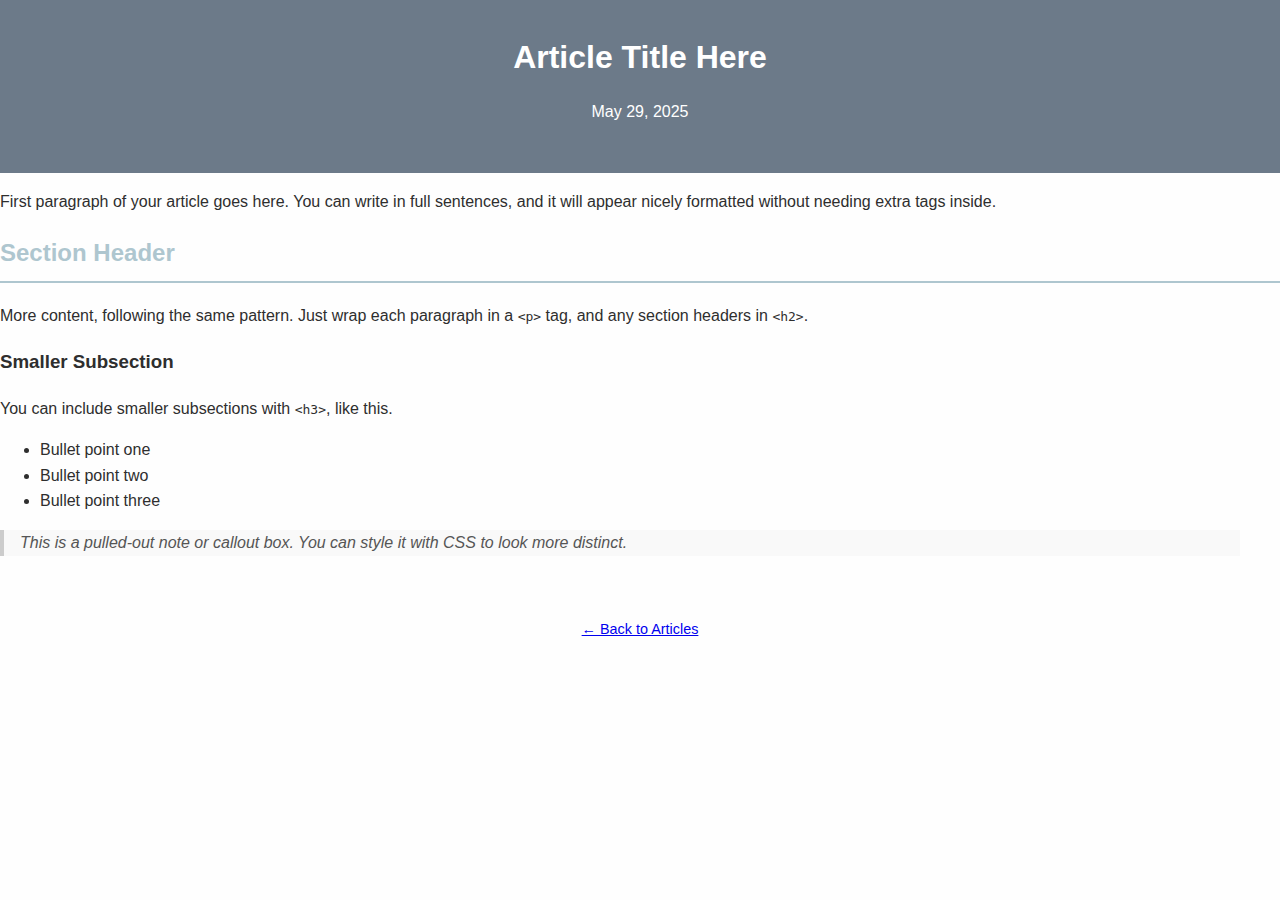
<file: articles/articletemplate.html>
<!DOCTYPE html>
<html lang="en">
<head>
    <meta charset="UTF-8">
    <meta name="viewport" content="width=device-width, initial-scale=1.0">
    <title>Article Title Here</title>
    <link rel="stylesheet" href="/styles.css"> <!-- adjust if your CSS path is different -->
</head>
<body>
    <header>
        <h1>Article Title Here</h1>
        <p class="date">May 29, 2025</p>
    </header>

    <main>
        <p>First paragraph of your article goes here. You can write in full sentences, and it will appear nicely formatted without needing extra tags inside.</p>

        <h2>Section Header</h2>
        <p>More content, following the same pattern. Just wrap each paragraph in a <code>&lt;p&gt;</code> tag, and any section headers in <code>&lt;h2&gt;</code>.</p>

        <h3>Smaller Subsection</h3>
        <p>You can include smaller subsections with <code>&lt;h3&gt;</code>, like this.</p>

        <ul>
            <li>Bullet point one</li>
            <li>Bullet point two</li>
            <li>Bullet point three</li>
        </ul>

        <blockquote>
            <p>This is a pulled-out note or callout box. You can style it with CSS to look more distinct.</p>
        </blockquote>
    </main>

    <footer>
        <p><a href="/articles/">← Back to Articles</a></p>
    </footer>
</body>
</html>
</file>
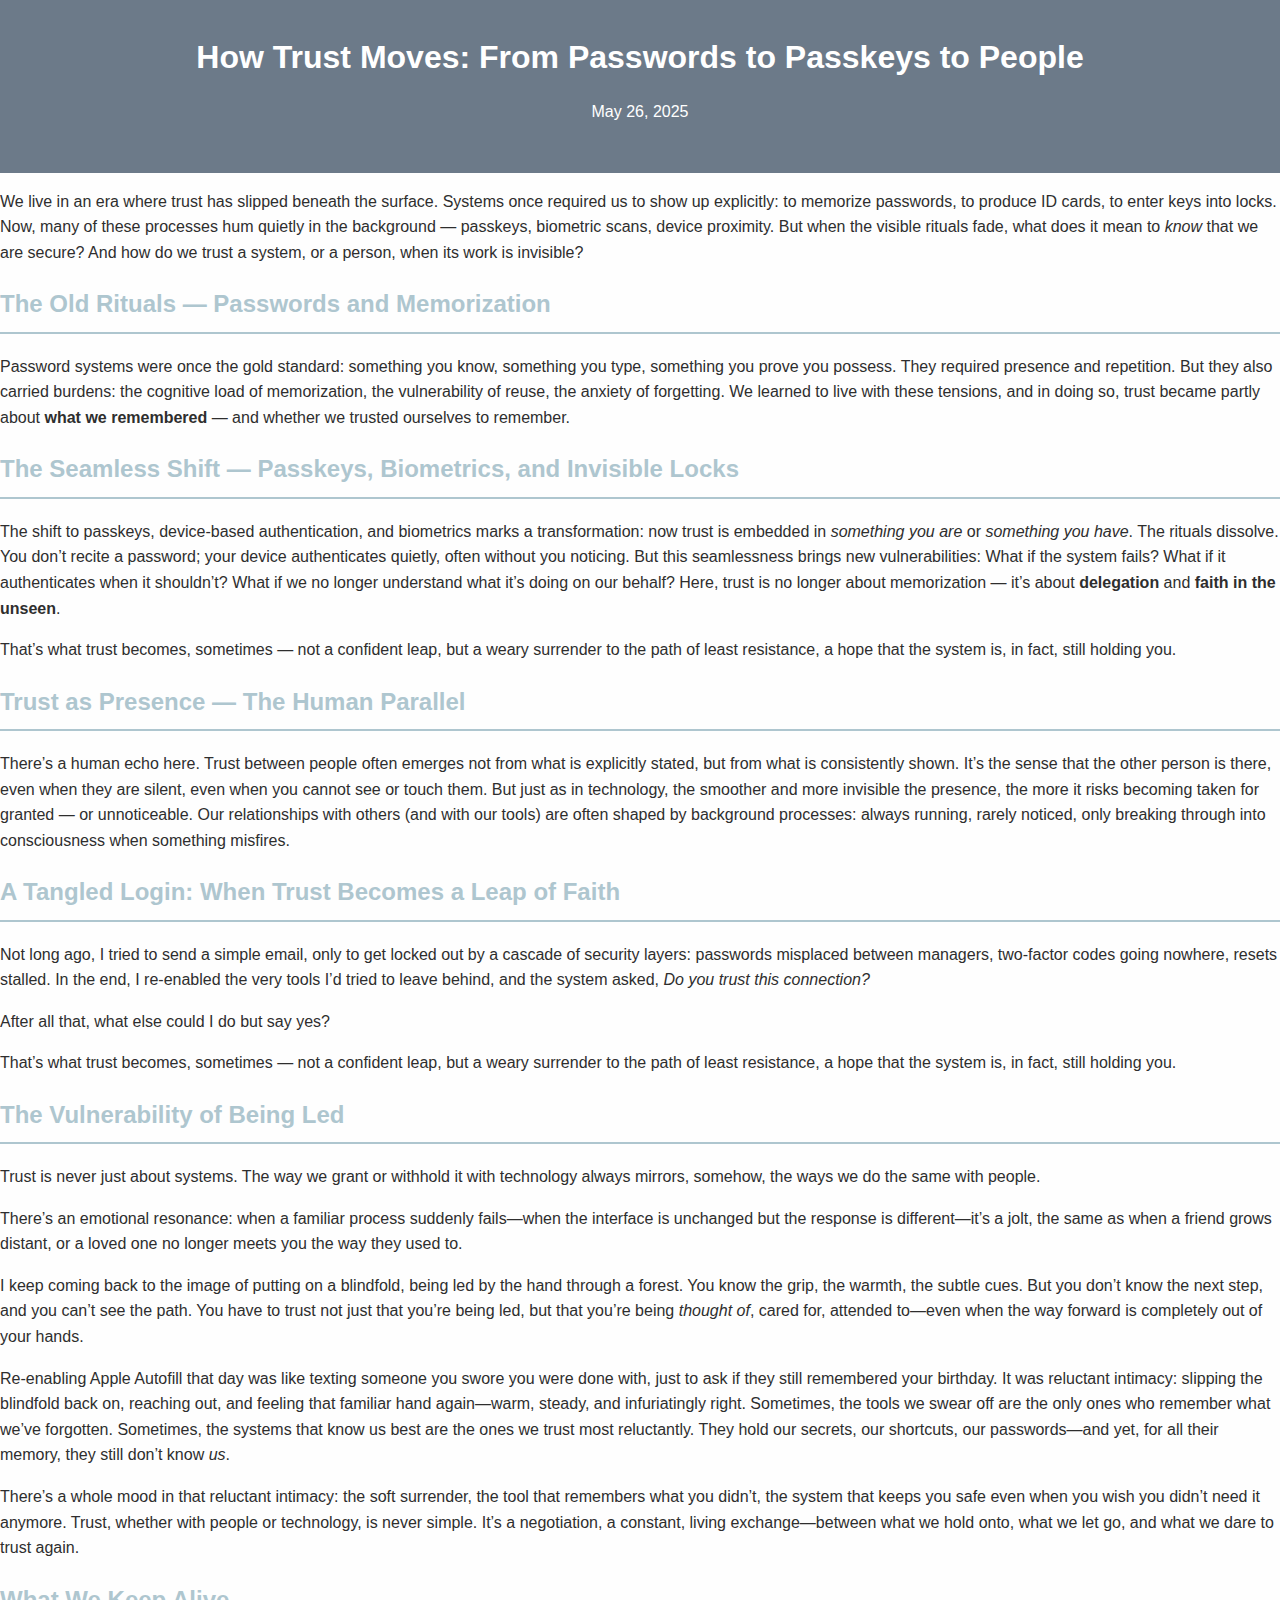
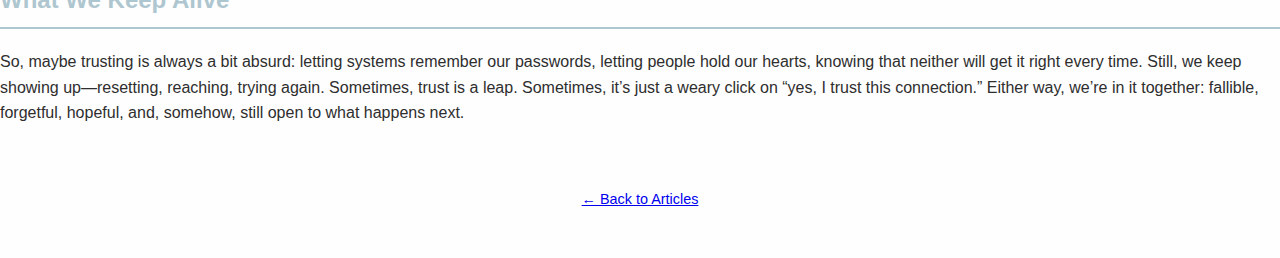
<file: articles/how-trust-moves.html>
<!DOCTYPE html>
<html lang="en">
<head>
    <meta charset="UTF-8">
    <meta name="viewport" content="width=device-width, initial-scale=1.0">
    <title>How Trust Moves: From Passwords to Passkeys to People</title>
    <link rel="stylesheet" href="/styles.css"> <!-- adjust if your CSS path is different -->
</head>
<body>
    <header>
        <h1>How Trust Moves: From Passwords to Passkeys to People</h1>
        <p class="date">May 26, 2025</p>
    </header>

    <main>
        <p>
            We live in an era where trust has slipped beneath the surface. Systems once required us to show up explicitly: to memorize passwords, to produce ID cards, to enter keys into locks. Now, many of these processes hum quietly in the background — passkeys, biometric scans, device proximity. But when the visible rituals fade, what does it mean to <i>know</i> that we are secure? And how do we trust a system, or a person, when its work is invisible?</p>
            
            <h2>The Old Rituals — Passwords and Memorization</h2>
            
            <p>Password systems were once the gold standard: something you know, something you type, something you prove you possess. They required presence and repetition. But they also carried burdens: the cognitive load of memorization, the vulnerability of reuse, the anxiety of forgetting. We learned to live with these tensions, and in doing so, trust became partly about <b>what we remembered</b> — and whether we trusted ourselves to remember.</p>
            
            <h2>The Seamless Shift — Passkeys, Biometrics, and Invisible Locks</h2>
            
            <p>The shift to passkeys, device-based authentication, and biometrics marks a transformation: now trust is embedded in <i>something you are</i> or <i>something you have</i>. The rituals dissolve. You don’t recite a password; your device authenticates quietly, often without you noticing. But this seamlessness brings new vulnerabilities: What if the system fails? What if it authenticates when it shouldn’t? What if we no longer understand what it’s doing on our behalf? Here, trust is no longer about memorization — it’s about <b>delegation</b> and <b>faith in the unseen</b>.</p>
            
            <p>That’s what trust becomes, sometimes — not a confident leap, but a weary surrender to the path of least resistance, a hope that the system is, in fact, still holding you.</p>

            <h2>Trust as Presence — The Human Parallel</h2>
            
            <p>There’s a human echo here. Trust between people often emerges not from what is explicitly stated, but from what is consistently shown. It’s the sense that the other person is there, even when they are silent, even when you cannot see or touch them. But just as in technology, the smoother and more invisible the presence, the more it risks becoming taken for granted — or unnoticeable. Our relationships with others (and with our tools) are often shaped by background processes: always running, rarely noticed, only breaking through into consciousness when something misfires.</p>
            
            <h2>A Tangled Login: When Trust Becomes a Leap of Faith</h2>
            
            <p>Not long ago, I tried to send a simple email, only to get locked out by a cascade of security layers: passwords misplaced between managers, two-factor codes going nowhere, resets stalled. In the end, I re-enabled the very tools I’d tried to leave behind, and the system asked, <i>Do you trust this connection?</i> </p>

            <p>After all that, what else could I do but say yes?</p>
            
            <p>That’s what trust becomes, sometimes — not a confident leap, but a weary surrender to the path of least resistance, a hope that the system is, in fact, still holding you.</p>
            
            <h2>The Vulnerability of Being Led</h2>
            
            <p>Trust is never just about systems. The way we grant or withhold it with technology always mirrors, somehow, the ways we do the same with people.</p>
            
            <p>There’s an emotional resonance: when a familiar process suddenly fails—when the interface is unchanged but the response is different—it’s a jolt, the same as when a friend grows distant, or a loved one no longer meets you the way they used to.</p>
            
            <p>I keep coming back to the image of putting on a blindfold, being led by the hand through a forest. You know the grip, the warmth, the subtle cues. But you don’t know the next step, and you can’t see the path. You have to trust not just that you’re being led, but that you’re being <i>thought of</i>, cared for, attended to—even when the way forward is completely out of your hands.</p>
            
            <p>Re-enabling Apple Autofill that day was like texting someone you swore you were done with, just to ask if they still remembered your birthday. It was reluctant intimacy: slipping the blindfold back on, reaching out, and feeling that familiar hand again—warm, steady, and infuriatingly right. Sometimes, the tools we swear off are the only ones who remember what we’ve forgotten. Sometimes, the systems that know us best are the ones we trust most reluctantly. They hold our secrets, our shortcuts, our passwords—and yet, for all their memory, they still don’t know <i>us</i>.</p>
            
            <p>There’s a whole mood in that reluctant intimacy: the soft surrender, the tool that remembers what you didn’t, the system that keeps you safe even when you wish you didn’t need it anymore. Trust, whether with people or technology, is never simple. It’s a negotiation, a constant, living exchange—between what we hold onto, what we let go, and what we dare to trust again.</p>
            
            <h2>What We Keep Alive</h2>
            
            <p>So, maybe trusting is always a bit absurd: letting systems remember our passwords, letting people hold our hearts, knowing that neither will get it right every time.  
            Still, we keep showing up—resetting, reaching, trying again. Sometimes, trust is a leap. Sometimes, it’s just a weary click on “yes, I trust this connection.”  
            Either way, we’re in it together: fallible, forgetful, hopeful, and, somehow, still open to what happens next.
            </p>
    </main>

    <footer>
        <p><a href="/articles/">← Back to Articles</a></p>
    </footer>
</body>
</html>
</file>
<file: styles.css>
:root {
      --primary: #6c7a89; /* deep grey-lavender */
      --accent: #aec6cf;  /* soft blue */
      --highlight: #f7c6c7; /* faint pink/salmon */
      --bg: #fefefe;
      --text: #2e2e2e;
    }

    body {
      font-family: -apple-system, BlinkMacSystemFont, 'Segoe UI', Roboto, Helvetica, Arial, sans-serif;
      margin: 0;
      background: var(--bg);
      color: var(--text);
      line-height: 1.6;
    }

    header {
      background: var(--primary);
      color: white;
      padding: 2rem 1rem;
      text-align: center;
    }

    header h1 {
      margin: 0;
      font-size: 2rem;
    }

    nav {
      text-align: center;
      margin: 1rem 0;
    }

    nav a {
      margin: 0 1rem;
      color: var(--primary);
      text-decoration: none;
      font-weight: 500;
    }

    nav a:hover {
      color: var(--highlight);
    }

    section {
      max-width: 700px;
      margin: 2rem auto;
      padding: 0 1rem;
    }

    h2 {
      color: var(--accent);
      border-bottom: 2px solid var(--accent);
      padding-bottom: 0.5rem;
    }

    .project {
      margin-bottom: 1.5rem;
    }

    .blog-post {
      margin-bottom: 2rem;
    }

    form input, form textarea {
      width: 100%;
      padding: 0.5rem;
      margin-bottom: 1rem;
      border: 1px solid #ccc;
      border-radius: 4px;
      font-size: 1rem;
    }

    form button {
      background: var(--primary);
      color: white;
      border: none;
      padding: 0.5rem 1.5rem;
      font-size: 1rem;
      border-radius: 4px;
      cursor: pointer;
    }

    form button:hover {
      background: var(--highlight);
      color: var(--text);
    }

    footer {
      text-align: center;
      padding: 2rem 1rem;
      font-size: 0.9rem;
      color: #777;
    }

    .socials a {
      margin: 0 0.5rem;
      color: var(--primary);
      text-decoration: none;
    }

    .socials a:hover {
      color: var(--highlight);
    }

/* Blockquote (for callouts or notes) */
blockquote {
    border-left: 4px solid #ccc;
    padding-left: 1rem;
    margin-left: 0;
    color: #555;
    font-style: italic;
    background-color: #f9f9f9;
}
</file>
